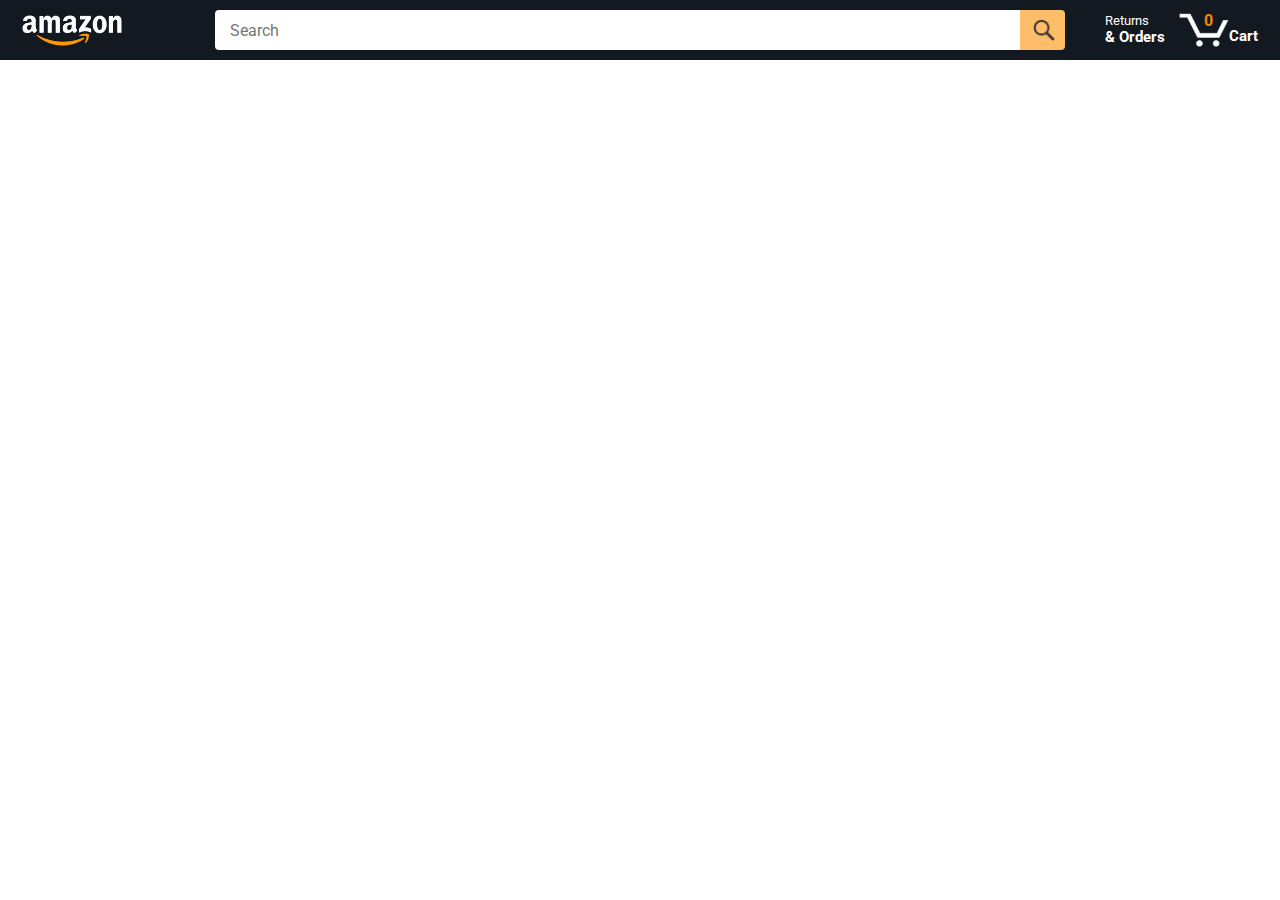
<file: index.html>
<!DOCTYPE html>
<html>
  <head>
    <title>Amazon Project</title>

    <!-- This code is needed for responsive design to work.
      (Responsive design = make the website look good on
      smaller screen sizes like a phone or a tablet). -->
    <meta name="viewport" content="width=device-width, initial-scale=1">

    <!-- Load a font called Roboto from Google Fonts. -->
    <link rel="preconnect" href="https://fonts.googleapis.com">
    <link rel="preconnect" href="https://fonts.gstatic.com" crossorigin>
    <link href="https://fonts.googleapis.com/css2?family=Roboto:wght@400;500;700&display=swap" rel="stylesheet">

    <!-- Here are the CSS files for this page. -->
    <link rel="stylesheet" href="styles/shared/general.css">
    <link rel="stylesheet" href="styles/shared/amazon-header.css">
    <link rel="stylesheet" href="styles/pages/amazon.css">
  </head>
  <body>
    <div class="amazon-header">
      <div class="amazon-header-left-section">
        <a href="index.html" class="header-link">
          <img class="amazon-logo"
            src="images/amazon-logo-white.png">
          <img class="amazon-mobile-logo"
            src="images/amazon-mobile-logo-white.png">
        </a>
      </div>

      <div class="amazon-header-middle-section">
        <input class="search-bar js-search-bar" type="text" placeholder="Search">

        <button class="search-button">
          <img class="search-icon" src="images/icons/search-icon.png">
        </button>
      </div>

      <div class="amazon-header-right-section">
        <a class="orders-link header-link" href="orders.html">
          <span class="returns-text">Returns</span>
          <span class="orders-text">& Orders</span>
        </a>

        <a class="cart-link header-link" href="checkout.html">
          <img class="cart-icon" src="images/icons/cart-icon.png">
          <div class="cart-quantity js-cart-quantity">0</div>
          <div class="cart-text">Cart</div>
        </a>
      </div>
    </div>
    
    <div class="main">
      <div class="products-grid js-products-grid">
        

        
      </div>
    </div>
  </body>
  
  
  <script type="module" src="scripts/amazon.js"></script>
  
  
  
  
  
</html>
</file>
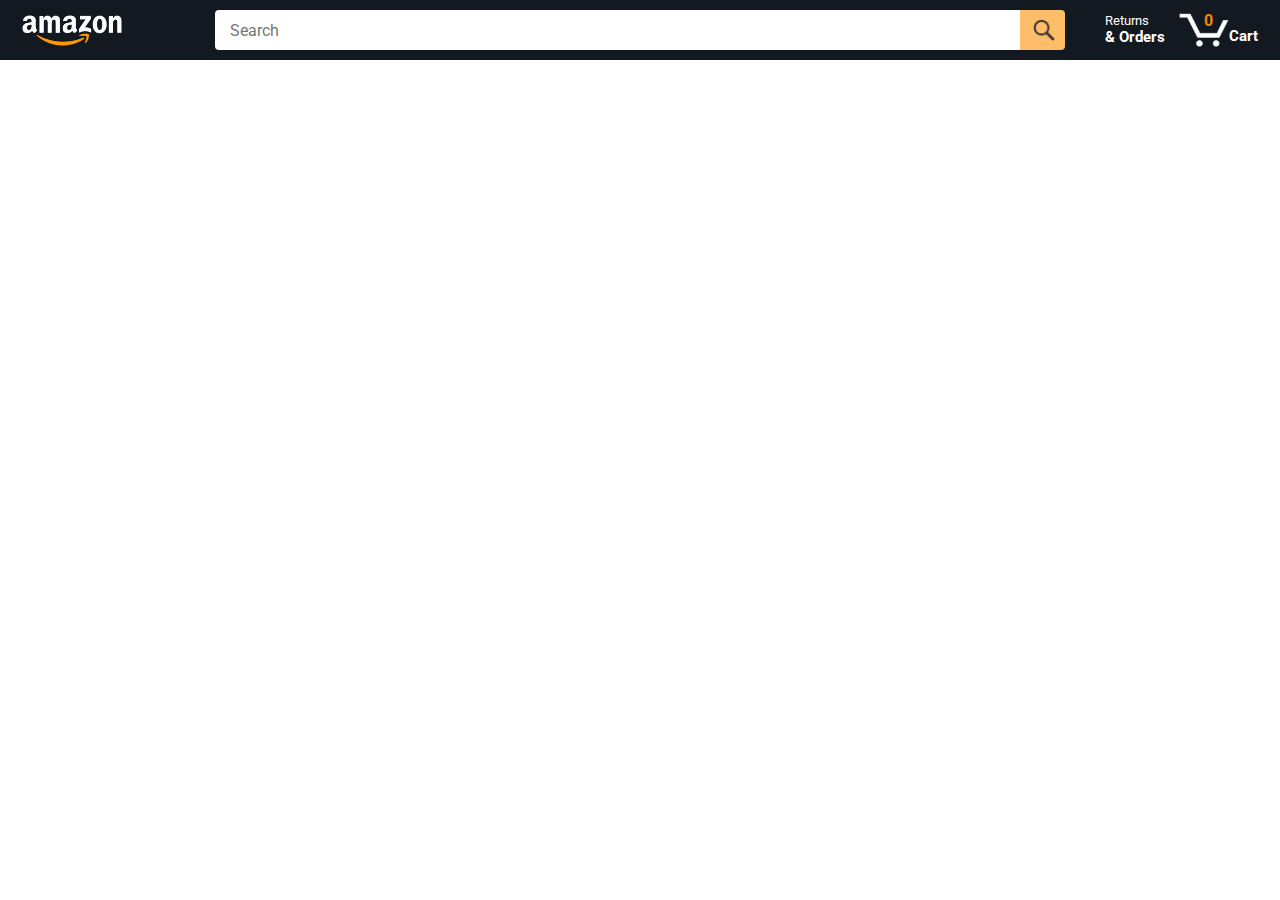
<file: amazon.html>
<!DOCTYPE html>
<html>
  <head>
    <title>Amazon Project</title>

    <!-- This code is needed for responsive design to work.
      (Responsive design = make the website look good on
      smaller screen sizes like a phone or a tablet). -->
    <meta name="viewport" content="width=device-width, initial-scale=1">

    <!-- Load a font called Roboto from Google Fonts. -->
    <link rel="preconnect" href="https://fonts.googleapis.com">
    <link rel="preconnect" href="https://fonts.gstatic.com" crossorigin>
    <link href="https://fonts.googleapis.com/css2?family=Roboto:wght@400;500;700&display=swap" rel="stylesheet">

    <!-- Here are the CSS files for this page. -->
    <link rel="stylesheet" href="styles/shared/general.css">
    <link rel="stylesheet" href="styles/shared/amazon-header.css">
    <link rel="stylesheet" href="styles/pages/amazon.css">
  </head>
  <body>
    <div class="amazon-header">
      <div class="amazon-header-left-section">
        <a href="amazon.html" class="header-link">
          <img class="amazon-logo"
            src="images/amazon-logo-white.png">
          <img class="amazon-mobile-logo"
            src="images/amazon-mobile-logo-white.png">
        </a>
      </div>

      <div class="amazon-header-middle-section">
        <input class="search-bar" type="text" placeholder="Search">

        <button class="search-button">
          <img class="search-icon" src="images/icons/search-icon.png">
        </button>
      </div>

      <div class="amazon-header-right-section">
        <a class="orders-link header-link" href="orders.html">
          <span class="returns-text">Returns</span>
          <span class="orders-text">& Orders</span>
        </a>

        <a class="cart-link header-link" href="checkout.html">
          <img class="cart-icon" src="images/icons/cart-icon.png">
          <div class="cart-quantity js-cart-quantity">3</div>
          <div class="cart-text">Cart</div>
        </a>
      </div>
    </div>
    
    <div class="main">
      <div class="products-grid">
        

        
      </div>
    </div>
  </body>

  <script type="module" src="scripts/amazon.js"></script>
  
</html>
</file>
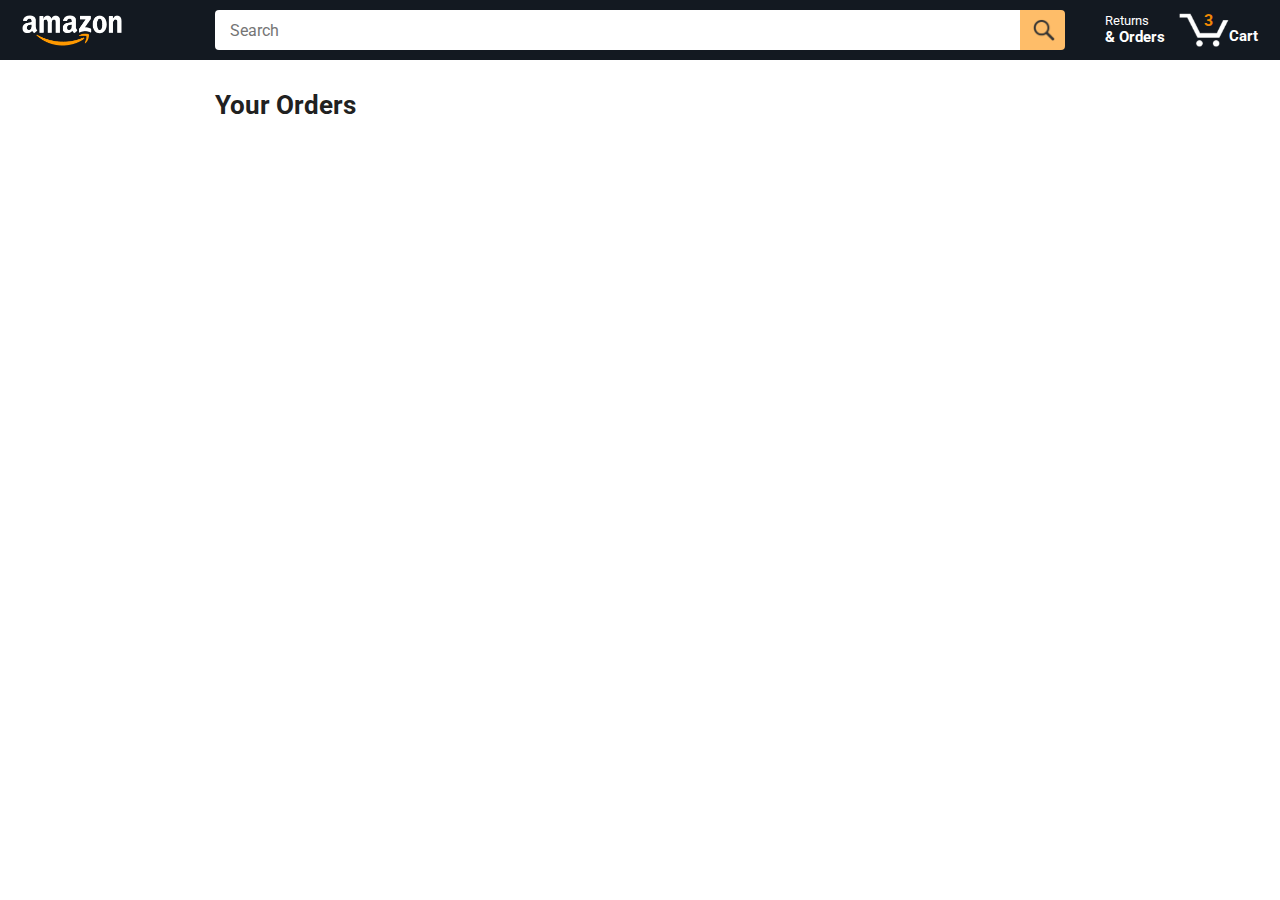
<file: orders.html>
<!DOCTYPE html>
<html>
  <head>
    <title>Orders</title>

    <!-- This code is needed for responsive design to work.
      (Responsive design = make the website look good on
      smaller screen sizes like a phone or a tablet). -->
    <meta name="viewport" content="width=device-width, initial-scale=1">

    <!-- Load a font called Roboto from Google Fonts. -->
    <link rel="preconnect" href="https://fonts.googleapis.com">
    <link rel="preconnect" href="https://fonts.gstatic.com" crossorigin>
    <link href="https://fonts.googleapis.com/css2?family=Roboto:wght@400;500;700&display=swap" rel="stylesheet">

    <!-- Here are the CSS files for this page. -->
    <link rel="stylesheet" href="styles/shared/general.css">
    <link rel="stylesheet" href="styles/shared/amazon-header.css">
    <link rel="stylesheet" href="styles/pages/orders.css">
  </head>
  <body>
    <div class="amazon-header">
      <div class="amazon-header-left-section">
        <a href="index.html" class="header-link">
          <img class="amazon-logo"
            src="images/amazon-logo-white.png">
          <img class="amazon-mobile-logo"
            src="images/amazon-mobile-logo-white.png">
        </a>
      </div>

      <div class="amazon-header-middle-section">
        <input class="search-bar" type="text" placeholder="Search">

        <button class="search-button">
          <img class="search-icon" src="images/icons/search-icon.png">
        </button>
      </div>

      <div class="amazon-header-right-section">
        <a class="orders-link header-link" href="orders.html">
          <span class="returns-text">Returns</span>
          <span class="orders-text">& Orders</span>
        </a>

        <a class="cart-link header-link" href="checkout.html">
          <img class="cart-icon" src="images/icons/cart-icon.png">
          <div class="cart-quantity">3</div>
          <div class="cart-text">Cart</div>
        </a>
      </div>
    </div>

    <div class="main">
      <div class="page-title">Your Orders</div>

      <div class="orders-grid js-order-grid">
        

      </div>
    </div>
  </body>
  <script type="module" src="scripts/renderOrder.js"></script>
</html>
</file>
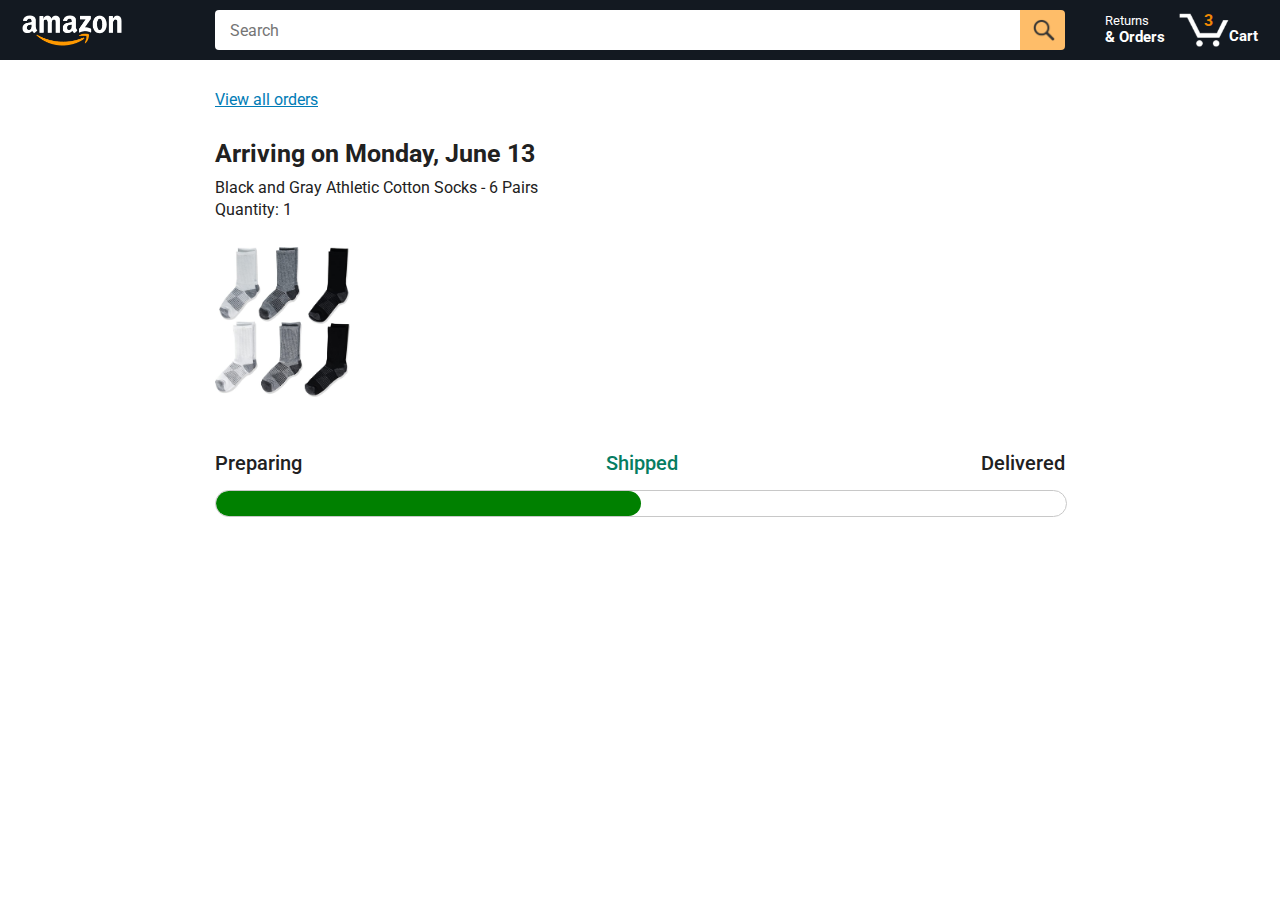
<file: tracking.html>
<!DOCTYPE html>
<html>
  <head>
    <title>Tracking</title>

    <!-- This code is needed for responsive design to work.
      (Responsive design = make the website look good on
      smaller screen sizes like a phone or a tablet). -->
    <meta name="viewport" content="width=device-width, initial-scale=1">

    <!-- Load a font called Roboto from Google Fonts. -->
    <link rel="preconnect" href="https://fonts.googleapis.com">
    <link rel="preconnect" href="https://fonts.gstatic.com" crossorigin>
    <link href="https://fonts.googleapis.com/css2?family=Roboto:wght@400;500;700&display=swap" rel="stylesheet">

    <!-- Here are the CSS files for this page. -->
    <link rel="stylesheet" href="styles/shared/general.css">
    <link rel="stylesheet" href="styles/shared/amazon-header.css">
    <link rel="stylesheet" href="styles/pages/tracking.css">
  </head>
  <body>
    <div class="amazon-header">
      <div class="amazon-header-left-section">
        <a href="index.html" class="header-link">
          <img class="amazon-logo"
            src="images/amazon-logo-white.png">
          <img class="amazon-mobile-logo"
            src="images/amazon-mobile-logo-white.png">
        </a>
      </div>

      <div class="amazon-header-middle-section">
        <input class="search-bar" type="text" placeholder="Search">

        <button class="search-button">
          <img class="search-icon" src="images/icons/search-icon.png">
        </button>
      </div>

      <div class="amazon-header-right-section">
        <a class="orders-link header-link" href="orders.html">
          <span class="returns-text">Returns</span>
          <span class="orders-text">& Orders</span>
        </a>

        <a class="cart-link header-link" href="checkout.html">
          <img class="cart-icon" src="images/icons/cart-icon.png">
          <div class="cart-quantity">3</div>
          <div class="cart-text">Cart</div>
        </a>
      </div>
    </div>

    <div class="main">
      <div class="order-tracking">
        <a class="back-to-orders-link link-primary" href="orders.html">
          View all orders
        </a>

        <div class="delivery-date">
          Arriving on Monday, June 13
        </div>

        <div class="product-info">
          Black and Gray Athletic Cotton Socks - 6 Pairs
        </div>

        <div class="product-info">
          Quantity: 1
        </div>

        <img class="product-image" src="images/products/athletic-cotton-socks-6-pairs.jpg">

        <div class="progress-labels-container">
          <div class="progress-label">
            Preparing
          </div>
          <div class="progress-label current-status">
            Shipped
          </div>
          <div class="progress-label">
            Delivered
          </div>
        </div>

        <div class="progress-bar-container">
          <div class="progress-bar"></div>
        </div>
      </div>
    </div>
  </body>
</html>
</file>
<file: styles/shared/general.css>
body {
  font-family: Roboto, Arial;
  color: rgb(33, 33, 33);
  /* The <body> element has a default margin of 8px
     on all sides. This removes the default margins. */
  margin: 0;
}

/* <p> elements have a default margin on the top
   and bottom. This removes the default margins. */
p {
  margin: 0;
}

button {
  cursor: pointer;
}

select {
  cursor: pointer;
}

input, select, button {
  font-family: Roboto, Arial;
}

.button-primary {
  color: rgb(33, 33, 33);
  background-color: rgb(255, 216, 20);
  border: 1px solid rgb(252, 210, 0);
  border-radius: 8px;
  cursor: pointer;
  box-shadow: 0 2px 5px rgba(213, 217, 217, 0.5);
}

.button-primary:hover {
  background-color: rgb(247, 202, 0);
  border: 1px solid rgb(242, 194, 0);
}

.button-primary:active {
  background: rgb(255, 216, 20);
  border-color: rgb(252, 210, 0);
  box-shadow: none;
}

.button-secondary {
  color: rgb(33, 33, 33);
  background: white;
  border: 1px solid rgb(213, 217, 217);
  border-radius: 8px;
  cursor: pointer;
  box-shadow: 0 2px 5px rgba(213, 217, 217, 0.5);
}

.button-secondary:hover {
  background-color: rgb(247, 250, 250);
}

.button-secondary:active {
  background-color: rgb(237, 253, 255);
  box-shadow: none;
}

/* These styles will limit text to 2 lines. Anything
   beyond 2 lines will be replaced with "..."
   You can find this code by using an A.I. tool or by
   searching in Google.
   https://css-tricks.com/almanac/properties/l/line-clamp/ */
.limit-text-to-2-lines {
  display: -webkit-box;
  -webkit-line-clamp: 2;
  -webkit-box-orient: vertical;
  overflow: hidden;
}

.link-primary {
  color: rgb(1, 124, 182);
  cursor: pointer;
}

.link-primary:hover {
  color: rgb(196, 80, 0);
}

/* Styles for dropdown selectors. */
select {
  color: rgb(33, 33, 33);
  background-color: rgb(240, 240, 240);
  border: 1px solid rgb(213, 217, 217);
  border-radius: 8px;
  padding: 3px 5px;
  font-size: 15px;
  cursor: pointer;
  box-shadow: 0 2px 5px rgba(213, 217, 217, 0.5);
}

select:focus,
input:focus {
  outline: 2px solid rgb(255, 153, 0);
}
</file>
<file: styles/shared/amazon-header.css>
.amazon-header {
  background-color: rgb(19, 25, 33);
  color: white;
  padding-left: 15px;
  padding-right: 15px;

  display: flex;
  align-items: center;
  justify-content: space-between;

  position: fixed;
  top: 0;
  left: 0;
  right: 0;
  height: 60px;
}

.amazon-header-left-section {
  width: 180px;
}

@media (max-width: 800px) {
  .amazon-header-left-section {
    width: unset;
  }
}

.header-link {
  display: inline-block;
  padding: 6px;
  border-radius: 2px;
  cursor: pointer;
  text-decoration: none;
  border: 1px solid rgba(0, 0, 0, 0);
}

.header-link:hover {
  border: 1px solid white;
}

.amazon-logo {
  width: 100px;
  margin-top: 5px;
}

.amazon-mobile-logo {
  display: none;
}

@media (max-width: 575px) {
  .amazon-logo {
    display: none;
  }

  .amazon-mobile-logo {
    display: block;
    height: 35px;
    margin-top: 5px;
  }
}

.amazon-header-middle-section {
  flex: 1;
  max-width: 850px;
  margin-left: 10px;
  margin-right: 10px;
  display: flex;
}

.search-bar {
  flex: 1;
  width: 0;
  font-size: 16px;
  height: 38px;
  padding-left: 15px;
  border: none;
  border-top-left-radius: 4px;
  border-bottom-left-radius: 4px;
  border-top-right-radius: 0;
  border-bottom-right-radius: 0;
}

.search-button {
  background-color: rgb(254, 189, 105);
  border: none;
  width: 45px;
  height: 40px;
  border-top-right-radius: 4px;
  border-bottom-right-radius: 4px;
  flex-shrink: 0;
}

.search-icon {
  height: 22px;
  margin-left: 2px;
  margin-top: 3px;
}

.amazon-header-right-section {
  width: 180px;
  flex-shrink: 0;
  display: flex;
  justify-content: end;
}

.orders-link {
  color: white;
}

.returns-text {
  display: block;
  font-size: 13px;
}

.orders-text {
  display: block;
  font-size: 15px;
  font-weight: 700;
}

.cart-link {
  color: white;
  display: flex;
  align-items: center;
  position: relative;
}

.cart-icon {
  width: 50px;
}

.cart-text {
  margin-top: 12px;
  font-size: 15px;
  font-weight: 700;
}

.cart-quantity {
  color: rgb(240, 136, 4);
  font-size: 16px;
  font-weight: 700;

  position: absolute;
  top: 4px;
  left: 22px;
  
  width: 26px;
  text-align: center;
}
</file>
<file: styles/pages/amazon.css>
.main {
  margin-top: 60px;
}

.products-grid {
  display: grid;

  /* - In CSS Grid, 1fr means a column will take up the
       remaining space in the grid.
     - If we write 1fr 1fr ... 1fr; 8 times, this will
       divide the grid into 8 columns, each taking up an
       equal amount of the space.
     - repeat(8, 1fr); is a shortcut for repeating "1fr"
       8 times (instead of typing out "1fr" 8 times).
       repeat(...) is a special property that works with
       display: grid; */
  grid-template-columns: repeat(8, 1fr);
}

/* @media is used to create responsive design (making the
   website look good on any screen size). This @media
   means when the screen width is 2000px or less, we
   will divide the grid into 7 columns instead of 8. */
@media (max-width: 2000px) {
  .products-grid {
    grid-template-columns: repeat(7, 1fr);
  }
}

/* This @media means when the screen width is 1600px or
   less, we will divide the grid into 6 columns. */
@media (max-width: 1600px) {
  .products-grid {
    grid-template-columns: repeat(6, 1fr);
  }
}

@media (max-width: 1300px) {
  .products-grid {
    grid-template-columns: repeat(5, 1fr);
  }
}

@media (max-width: 1000px) {
  .products-grid {
    grid-template-columns: repeat(4, 1fr);
  }
}

@media (max-width: 800px) {
  .products-grid {
    grid-template-columns: repeat(3, 1fr);
  }
}

@media (max-width: 575px) {
  .products-grid {
    grid-template-columns: repeat(2, 1fr);
  }
}

@media (max-width: 450px) {
  .products-grid {
    grid-template-columns: 1fr;
  }
}

.product-container {
  padding-top: 40px;
  padding-bottom: 25px;
  padding-left: 25px;
  padding-right: 25px;

  border-right: 1px solid rgb(231, 231, 231);
  border-bottom: 1px solid rgb(231, 231, 231);

  display: flex;
  flex-direction: column;
}

.product-image-container {
  display: flex;
  justify-content: center;
  align-items: center;

  height: 180px;
  margin-bottom: 20px;
}

.product-image {
  /* Images will overflow their container by default. To
    prevent this, we set max-width and max-height to 100%
    so they stay inside their container. */
  max-width: 100%;
  max-height: 100%;
}

.product-name {
  height: 40px;
  margin-bottom: 5px;
}

.product-rating-container {
  display: flex;
  align-items: center;
  margin-bottom: 10px;
}

.product-rating-stars {
  width: 100px;
  margin-right: 6px;
}

.product-rating-count {
  color: rgb(1, 124, 182);
  cursor: pointer;
  margin-top: 3px;
}

.product-price {
  font-weight: 700;
  margin-bottom: 10px;
}

.product-quantity-container {
  margin-bottom: 17px;
}

.product-spacer {
  flex: 1;
}

.added-to-cart {
  color: rgb(6, 125, 98);
  font-size: 16px;

  display: flex;
  align-items: center;
  margin-bottom: 8px;

  /* At first, the "Added to cart" message will
     be invisible. Use JavaScript to change the
     opacity and make it visible. */
  opacity: 0;
}

.added-to-cart img {
  height: 20px;
  margin-right: 5px;
}

.add-to-cart-button {
  width: 100%;
  padding: 8px;
  border-radius: 50px;
}
.hide{
  display: none;
}
</file>
<file: styles/pages/orders.css>
.main {
  max-width: 850px;
  margin-top: 90px;
  margin-bottom: 100px;
  padding-left: 20px;
  padding-right: 20px;

  /* margin-left: auto;
     margin-right auto;
     Is a trick for centering an element horizontally
     without needing a container. */
  margin-left: auto;
  margin-right: auto;
}

.page-title {
  font-weight: 700;
  font-size: 26px;
  margin-bottom: 25px;
}

.orders-grid {
  display: grid;
  grid-template-columns: 1fr;
  row-gap: 50px;
}

.order-header {
  background-color: rgb(240, 242, 242);
  border: 1px solid rgb(213, 217, 217);

  display: flex;
  align-items: center;
  justify-content: space-between;

  padding: 20px 25px;
  border-top-left-radius: 8px;
  border-top-right-radius: 8px;
}

.order-header-left-section {
  display: flex;
  flex-shrink: 0;
}

.order-header-label {
  font-weight: 500;
}

.order-date,
.order-total {
  margin-right: 45px;
}

.order-header-right-section {
  flex-shrink: 1;
}

@media (max-width: 575px) {
  .order-header {
    flex-direction: column;
    align-items: start;
    line-height: 23px;
    padding: 15px;
  }

  .order-header-left-section {
    flex-direction: column;
  }

  .order-header-label {
    margin-right: 5px;
  }

  .order-date,
  .order-total {
    display: grid;
    grid-template-columns: auto 1fr;
    margin-right: 0;
  }

  .order-header-right-section {
    display: grid;
    grid-template-columns: auto 1fr;
  }
}

.order-details-grid {
  padding: 40px 25px;
  border: 1px solid rgb(213, 217, 217);
  border-top: none;
  border-bottom-left-radius: 8px;
  border-bottom-right-radius: 8px;

  display: grid;
  grid-template-columns: 110px 1fr 220px;
  column-gap: 35px;
  row-gap: 60px;
  align-items: center;
}

@media (max-width: 800px) {
  .order-details-grid {
    grid-template-columns: 110px 1fr;
    row-gap: 0;
    padding-bottom: 8px;
  }
}

@media (max-width: 450px) {
  .order-details-grid {
    grid-template-columns: 1fr;
  }
}

.product-image-container {
  text-align: center;
}

.product-image-container img {
  max-width: 110px;
  max-height: 110px;
}

.product-name {
  font-weight: 700;
  margin-bottom: 5px;
}

.product-delivery-date {
  margin-bottom: 3px;
}

.product-quantity {
  margin-bottom: 8px;
}

.buy-again-button {
  font-size: 15px;
  width: 140px;
  height: 36px;
  border-radius: 8px;

  display: flex;
  align-items: center;
  justify-content: center;
}

.buy-again-icon {
  width: 25px;
  margin-right: 15px;
}

.product-actions {
  align-self: start;
}

.track-package-button {
  width: 100%;
  font-size: 15px;
  padding: 8px;
}

@media (max-width: 800px) {
  .buy-again-button {
    margin-bottom: 10px;
  }

  .product-actions {
    /* grid-column: 2 means this element will be placed
       in column 2 in the grid. (Normally, the column that
       an element is placed in is determined by the order
       of the elements in the HTML. grid-column overrides
       this default ordering). */
    grid-column: 2;
    margin-bottom: 30px;
  }

  .track-package-button {
    width: 140px;
  }
}

@media (max-width: 450px) {
  .product-image-container {
    text-align: center;
    margin-bottom: 25px;
  }

  .product-image-container img {
    max-width: 150px;
    max-height: 150px;
  }

  .product-name {
    margin-bottom: 10px;
  }

  .product-quantity {
    margin-bottom: 15px;
  }

  .buy-again-button {
    width: 100%;
    margin-bottom: 15px;
  }

  .product-actions {
    /* grid-column: auto; undos grid-column: 2; from above.
       This element will now be placed in its normal column
       in the grid. */
    grid-column: auto;
    margin-bottom: 70px;
  }

  .track-package-button {
    width: 100%;
    padding: 12px;
  }
}
</file>
<file: styles/pages/tracking.css>
.main {
  max-width: 850px;
  margin-top: 90px;
  margin-bottom: 100px;
  padding-left: 30px;
  padding-right: 30px;

  /* margin-left: auto;
     margin-right auto;
     Is a trick for centering an element horizontally
     without needing a container. */
  margin-left: auto;
  margin-right: auto;
}

.back-to-orders-link {
  display: inline-block;
  margin-bottom: 30px;
}

.delivery-date {
  font-size: 25px;
  font-weight: 700;
  margin-bottom: 10px;
}

.product-info {
  margin-bottom: 3px;
}

.product-image {
  max-width: 150px;
  max-height: 150px;
  margin-top: 25px;
  margin-bottom: 50px;
}

.progress-labels-container {
  display: flex;
  justify-content: space-between;
  font-size: 20px;
  font-weight: 500;
  margin-bottom: 15px;
}

.current-status {
  color: rgb(6, 125, 98);
}

@media (max-width: 575px) {
  .progress-labels-container {
    font-size: 16px;
  }
}

@media (max-width: 450px) {
  .progress-labels-container {
    flex-direction: column;
    margin-bottom: 5px;
  }

  .progress-label {
    margin-bottom: 3px;
  }
}

.progress-bar-container {
  height: 25px;
  width: 100%;

  border: 1px solid rgb(200, 200, 200);
  border-radius: 50px;
  overflow: hidden;
}

.progress-bar {
  height: 100%;
  background-color: green;
  border-radius: 50px;
  width: 50%;
}
</file>
